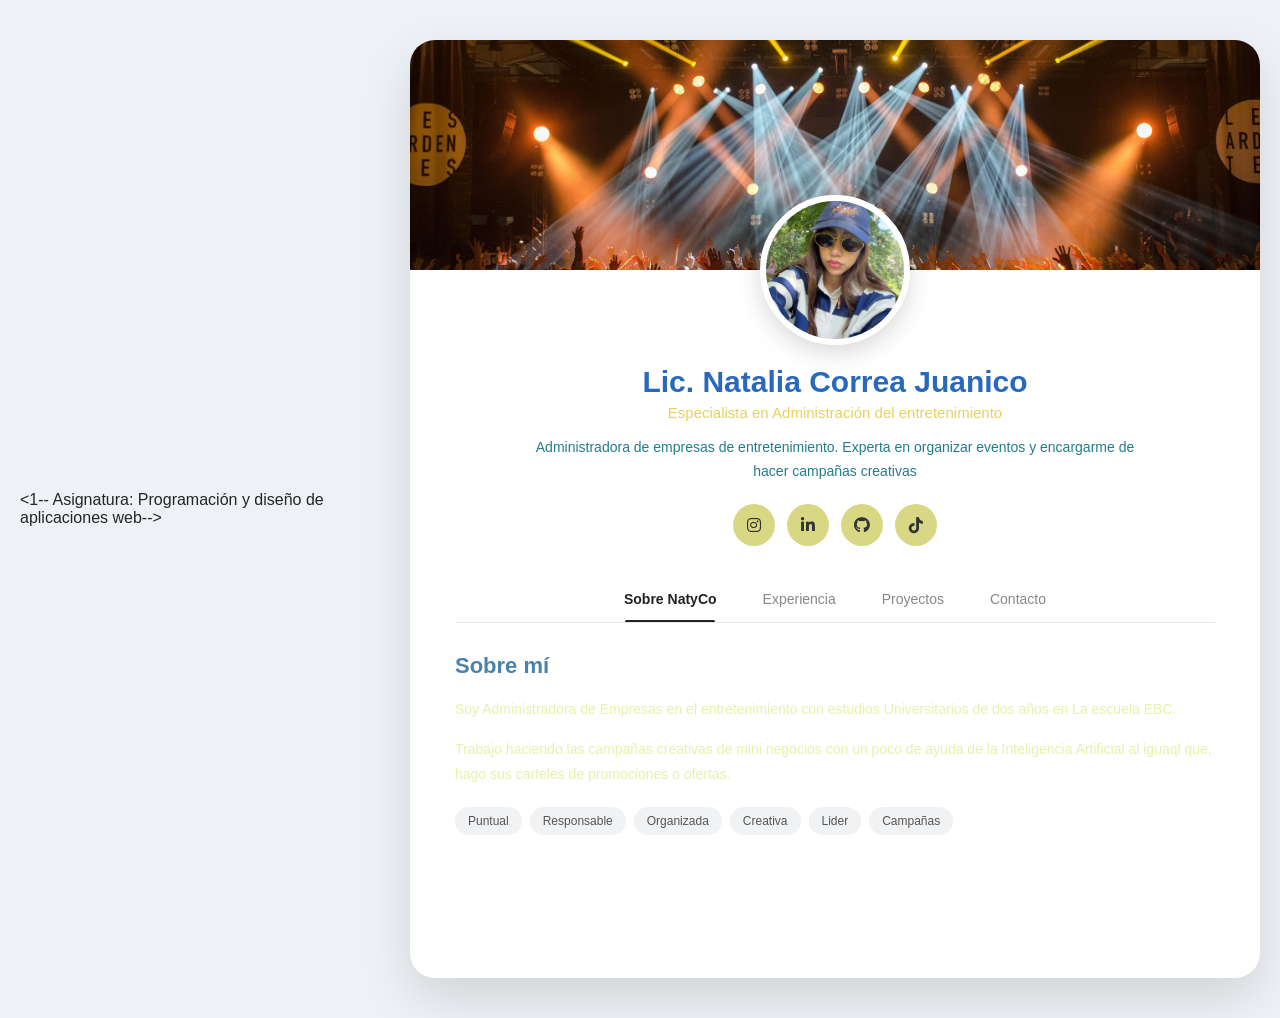
<file: perfil-NataliaCorrea/index.html>
<!DOCTYPE html>
<!-- Nombre: Natalia Correa-->
<1-- Asignatura: Programación y diseño de aplicaciones web-->
<!-- Actividad 1: Crear una aplicacion de mi perfil personal-->
<html lang="es">
<!-- la etiqueta DOCTYPE html indica el tipo de documento y SIEMPRE va-->
<!-- la etiqueta de html da por inicio el documento completo-->
<head>
    <!-- En la etiqueta del head se incluye el titulo de la página, los metadatos y
    los enlaces externos como el css, estilos y apis de letras, iconos y demás -->

    <meta charset="UTF-8">
    <meta name="description" content="perfil profesional Natalia Correa">
    <meta name="keywords" content="Campañas, Marcas profesionales, Conciertos, Festivales">
    <meta name="author" content="Natalia Correa">
    <meta name="viewport" content="width=device-width, initial-scale=1.0"> 

    <link rel="stylesheet" href="style.css">

    <link rel="stylesheet" href="https://cdnjs.cloudflare.com/ajax/libs/font-awesome/6.5.2/css/all.min.css">

<!-- La etiqueta de meta,son los metadatos que nos ayuda a configurar nuestro diseño -->
    
    <title>markat | Natalia Correa</title>
<!-- la etiqueta title es el titulo de como se muestra en el navegador -->
</head> <!--Aqui termina y se cierra el head-->

<!-- Aqui INICIA EL BODY-->
<body>
    <!--la etiqueta div es para crear una división en la página-->

    <!-- AQUI INICIA EL CONTENIDO PRINCIPAL-->
<main class="card">

    <div class="cover">
        <img src="cover.jpg" alt="Foto de cover">

    </div> 

    <!--SECCIÓN DEL PERFIL-->

    <section class="profile">

<div class="profile-image">
 <img src="Foto.JPG" alt="Foto de Natalia Correa" width="500" height="700">   
</div>
 
 
 <h1> Lic. Natalia Correa Juanico </h1>
 <h2> Especialista en Administración del entretenimiento </h2>
 <p class ="profile-description">
     Administradora de empresas de entretenimiento.
     Experta en organizar eventos y encargarme de hacer campañas creativas 


     </p>

 <!--REDES SOCIALES-->

 <div class="social-links">

    <!-- Instagram -->
    <a href="https://www.instagram.com/?hl=es" target="_blank" aria-label="Instagram">
        <i class="fa-brands fa-instagram"></i>
    </a>

    <!-- LinkedIn -->
    <a href="https://mx.linkedin.com/" target="_blank" aria-label="LinkedIn">
        <i class="fa-brands fa-linkedin-in"></i>
    </a>

    <!-- GitHub -->
    <a href="https://github.com/NataliaCorreaJuanico" target="blank="aria-label="GitHub">
        <i class="fa-brands fa-github"></i>
    </a>

<!-- TikTok -->
<a href="https://www.tiktok.com/es/" target="_blank" aria-label="TikTok">
<i class="fa-brands fa-tiktok"></i>
</a>


</div>


<!--NAVEGACIÓN PRINCIPAL de la Tarjeta-->
<nav class="tabs">
    <button class="tab active" data-section="about">
        Sobre NatyCo
    </button>

    <button class="tab" data-section="experience">
        Experiencia
    </button>

    <button class="tab" data-section="projects">
        Proyectos
    </button>

    <button class="tab" data-section="contact">
        Contacto
    </button>


</nav>

<!--Contenido de las secciones: Sobre mi, Experiencia, Proyectos, Contacto-->

<div class="content">
<!-- Seccion de "Sobre mi"-->
<section id="about" class="tab-content active">

    <h3>Sobre mí</h3>

    <p>
    Soy Administradora de Empresas en el entretenimiento con estudios Universitarios de dos años en La escuela EBC.
    </p>

    <p>
    Trabajo haciendo las campañas creativas de mini negocios con un poco de ayuda de la Inteligencia Artificial al iguaql que,
    hago sus carteles de promociones o ofertas.
    </p>

    <div class="skills">

    <span>Puntual</span>
    <span>Responsable</span>
    <span>Organizada</span>
    <span>Creativa</span>
     <span>Lider</span>
    <span>Campañas</span>

    </div>
</section>
<!-- Sección "Experiencia"-->
<section id="experience" class="tab-content">

    <h3>Experiencia</h3>

    <div class="experience-item">

    <span class="experience-date">
   Educación</span>

    <h4>Administradora de Entretenimiento</h4>

    <p>Organizadora de eventos y campañas,Colaboraciones digitales
    </p>

    </div>


    <div class="experience-item">

    <span class="experience-date">
    Tecnología</span>

    <h4>Desarrollo y organización de eventos </h4>

    <p> Eventos creativos y bien organizados, eventos con publicidad completa </p>

    </div>

    </section>

</div>



    </section>
</main>


<script src="script.js"></script>


</body> <!--Aqui se CIERRA EL BODY-->

</html>
</file>
<file: perfil-NataliaCorrea/style.css>
*{
    margin: 0;
    padding: 0;
    box-sizing: border-box;
}

body {
    font-family: "Poppins", sans-serif;
    min-height: 100vh;
    display: flex;
    justify-content: center;
    align-items: center;
    padding: 40px 20px;
    background: #eef1f5;
    color: #252525;
}

.card {
    width: 100%;
    max-width: 850px;
    background: #ffffff;
    border-radius: 25px;
    overflow: hidden;
    box-shadow:
       0 20px 50px rgba(0, 0, 0, 0.12);
    animation: cardAppear 0.7s ease;
}

/* Animación de entrada */

@keyframes cardAppear {
    from {
        opacity: 0;
        transform: translateY(25px);
    }
    to {
        opacity: 1;
        transform: translateY(0);
    }
}

.cover {
    width: 100%;
    height: 230px;
    overflow: hidden;
    position: relative;
}

.cover img {
    width: 100%;
    height: 100%;
    object-fit: cover;
    display: block;
    transition: transform 0.6s ease;
}

.card:hover .cover img {
    transform: scale(1.04);
}

.profile {
    position: relative;
    padding: 0 45px 45px;
    text-align: center;
}

.profile-image {
    width: 150px;
    height: 150px;
    border-radius: 50%;
    overflow: hidden;
    border: 6px solid #ffffff;
    margin: -75px auto 20px;
    position: relative;
    background: #ffffff;
    box-shadow:
        0 8px 25px rgba(0, 0, 0, 0.15);
}

.profile-image img {
    width: 100%;
    height: 100%;
    object-fit: cover;
}

.profile h1 {
    font-size: 30px;
    font-weight: 700;
    margin-bottom: 5px;
    color: #2869be;
}
.profile h2 {
    font-size: 15px;
    font-weight: 500;
    color: rgb(230, 209, 94);
    margin-bottom: 15px;
}

.profile-description {
    max-width: 600px;
    margin: 0 auto 20px;
    color: rgb(33, 125, 141);
    line-height: 1.7;
    font-size: 14px;
}

/* REDES SOCIALES */

.social-links {
    display: flex;
    justify-content: center;
    gap: 12px;
    margin-bottom: 30px;
}

.social-links a {
    width: 42px;
    height: 42px;
    display: flex;
    align-items: center;
    justify-content: center;
    border-radius: 50%;
    text-decoration: none;
    background: #d8d784;
    color: #333;
    transition:
        transform 0.3s ease,
        background 0.3s ease,
        color 0.3s ease;
}

.social-links a:hover {
    transform: translateY(-4px);
    background: #222;
    color: #e7d883;
}

.tabs {
    display: flex;
    justify-content: center;
    gap: 10px;
    border-bottom: 1px solid #e7e7e7;
    margin-bottom: 30px;
    overflow-x: auto;
}


.tab {
    border: none;
    background: transparent;
    padding: 15px 18px;
    font-family: inherit;
    font-size: 14px;
    font-weight: 500;
    color: #888;
    cursor: pointer;
    position: relative;
    white-space: nowrap;
    transition: color 0.3s ease;
}


.tab:hover {
    color: #222;
}

/* Pestaña activa */

.tab.active {
    color: #222;
    font-weight: 600;
}


/* Línea debajo de la pestaña activa */

.tab.active::after {
    content: "";
    position: absolute;
    bottom: -1px;
    left: 15%;
    width: 70%;
    height: 3px;
    background: #222;
    border-radius: 5px;
}

.content {
    min-height: 280px;
    text-align: left;
}

/*SECCIONES */

.tab-content {
    display: none;
    animation: contentAppear 0.4s ease;
}

.tab-content.active {
    display: block;
}

@keyframes contentAppear {

    from {
        opacity: 0;
        transform: translateY(10px);
    }

    to {
        opacity: 1;
        transform: translateY(0);
    }

}

/* Títulos */
.tab-content h3 {
    font-size: 22px;
    margin-bottom: 18px;
    color: rgb(74, 129, 173);
}

/* Párrafos */
.tab-content p {
    font-size: 14px;
    line-height: 1.8;
    color: rgb(231, 241, 170);
    margin-bottom: 15px;
}

/*SKILL*/
.skills {
    display: flex;
    flex-wrap: wrap;
    gap: 8px;
    margin-top: 20px;
}

.skills span {
    background: #f1f2f4;
    padding: 7px 13px;
    border-radius: 20px;
    font-size: 12px;
    color: #555;
}

/*Experiencia laboral*/
.experience-item {
    border-left: 3px solid #222;
    padding-left: 20px;
    margin-bottom: 25px;
}


.experience-date {
    font-size: 12px;
    font-weight: 600;
    color: #888;
    text-transform: uppercase;
    letter-spacing: 1px;
}


.experience-item h4 {
    font-size: 16px;
    margin: 5px 0 8px;
    color: #222;
}
</file>
